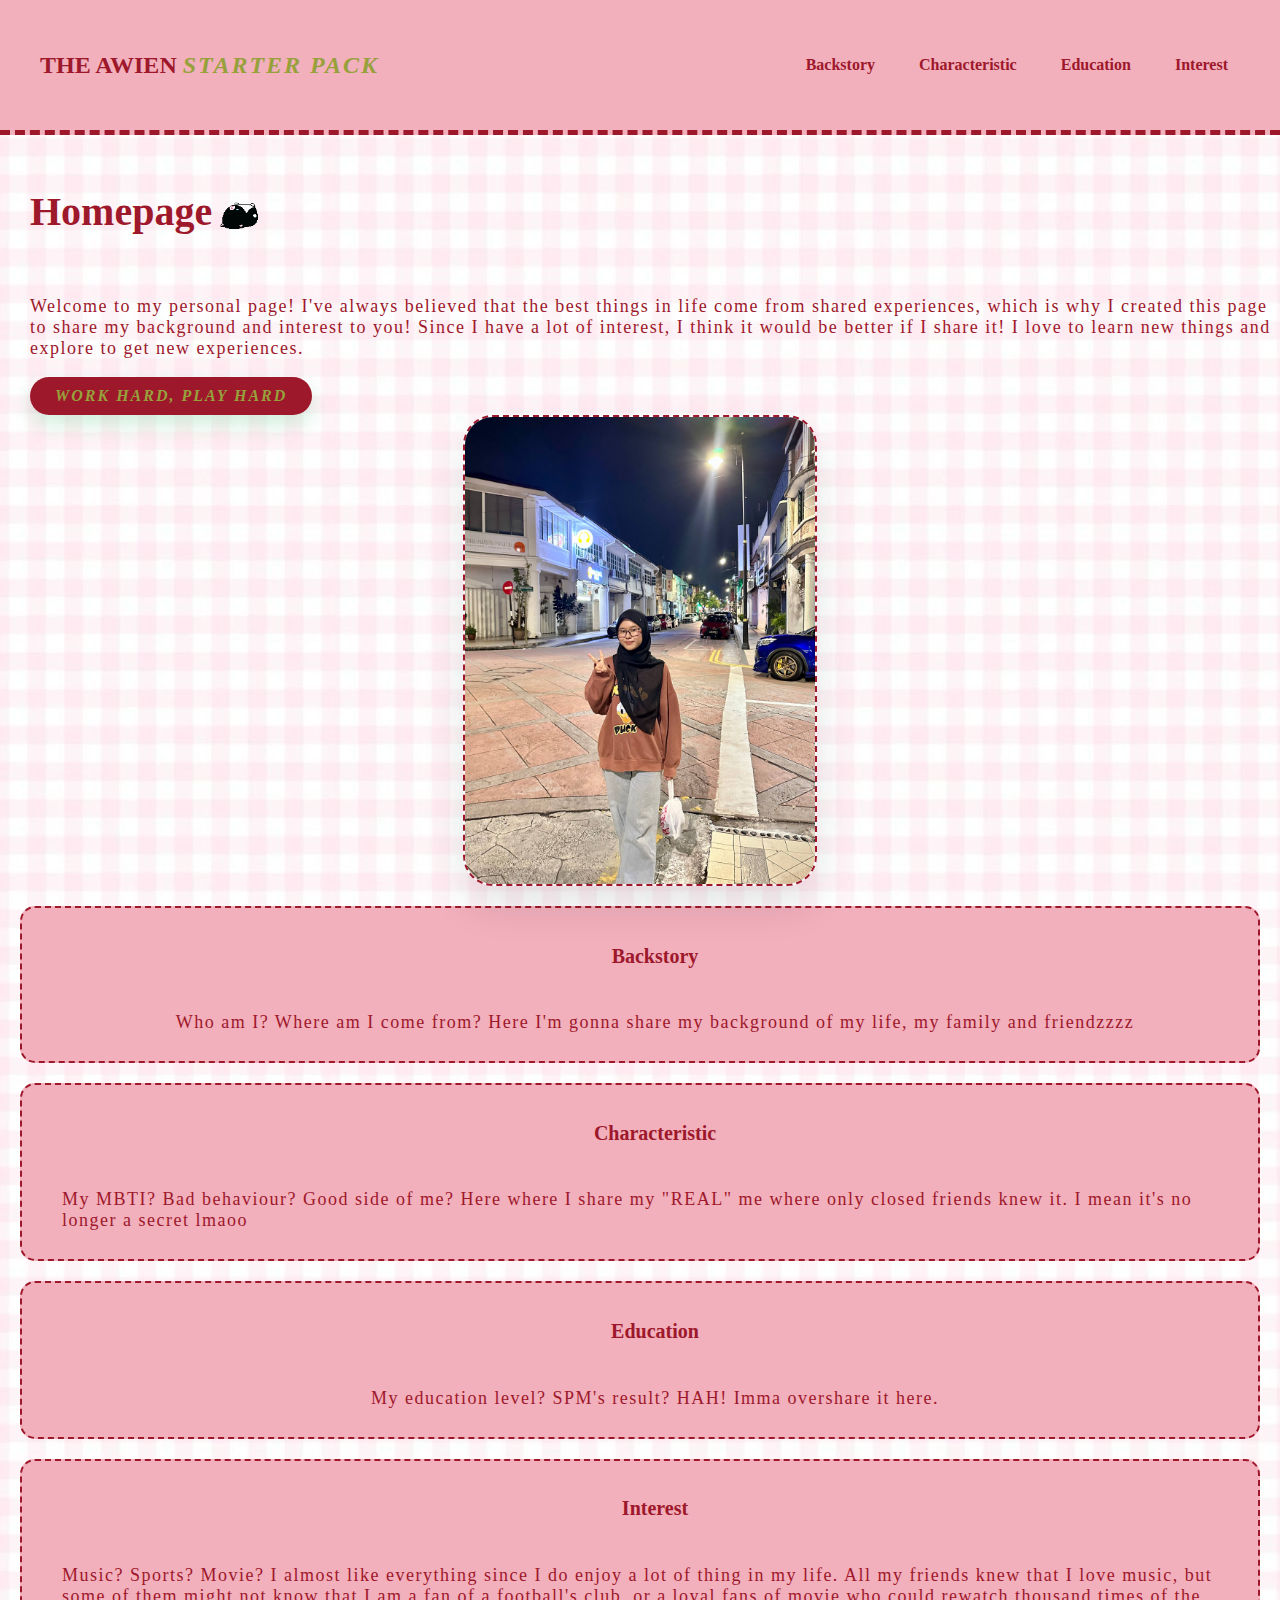
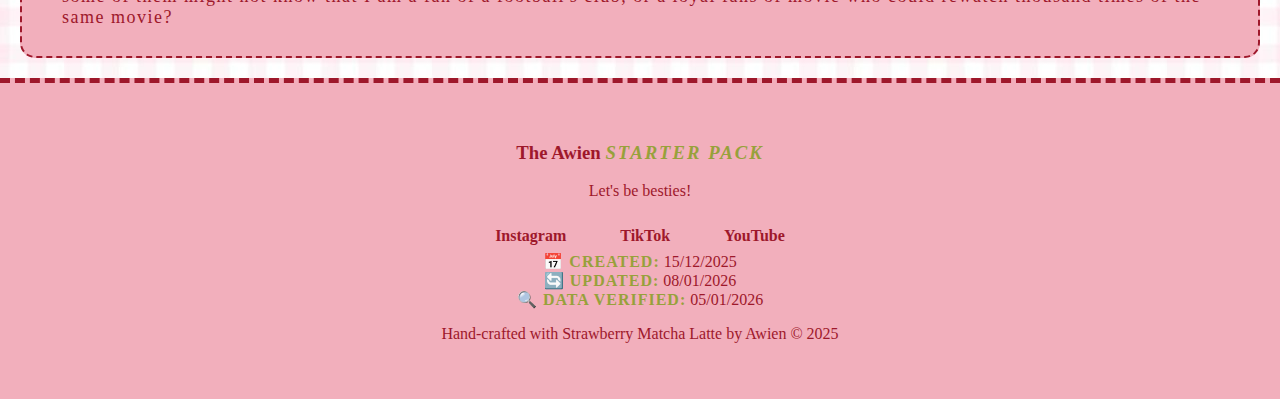
<file: index.html>
<!DOCTYPE html>
<html>
<head>
	<meta charset="utf-8">
	<meta name="viewport" content="width=device-width, initial-scale=1">
	<title>Homepage</title>
    
	<link rel="stylesheet" type="text/css" href="style.css">

</head>
<body>

	<header class="main-header">
        <div class="logo">The Awien <span class="vibe">Starter Pack</span></div>
        <nav>
            <ul>
                <li><a href="backstory.html" class="nav-link" target="_blank">Backstory</a></li>
                <li><a href="character.html" class="nav-link" target="_blank">Characteristic</a></li>
                <li><a href="education.html" class="nav-link" target="_blank">Education</a></li>
                <li><a href="interest.html" class="nav-link" target="_blank">Interest</a></li>
            </ul>
        </nav>
    </header>

    <main>

  
  <div class="hero-content">
    <h4>
      Homepage <img src="cat2.gif" class="catgif" alt="Happy Cat">
    </h4>

    <p class="body">Welcome to my personal page! I've always believed that the best things in life come from shared experiences, which is why I created this page to share my background and interest to you! Since I have a lot of interest, I think it would be better if I share it! I love to learn new things and explore to get new experiences.</p>
    <div class="motto-box">
      <span class="vibe">Work Hard, Play Hard</span>
    </div>
  </div>

  <div class="hero-image">
    <img src="awien.jpg" alt="Awien">
  </div>

    </div>  

    <section>

    <h4 class="title">Backstory</h4>
    <p class="body">Who am I? Where am I come from? Here I'm gonna share my background of my life, my family and friendzzzz</p>
    </section>

    <section>
        <h4 class="title">Characteristic</h4>
    <p class="body">My MBTI? Bad behaviour? Good side of me? Here where I share my "REAL" me where only closed friends knew it. I mean it's no longer a secret lmaoo</p>
    </section>

    <section>
        <h4 class="title">Education</h4>
    <p class="body">My education level? SPM's result? HAH! Imma overshare it here.</p>
    </section>

    <section>
        <h4 class="title">Interest</h4>
    <p class="body">Music? Sports? Movie? I almost like everything since I do enjoy a lot of thing in my life. All my friends knew that I love music, but some of them might not know that I am a fan of a football's club, or a loyal fans of movie who could rewatch thousand times of the same movie?</p>
    </section>

    </main>



    <footer class="fun-footer">
    <h3>The Awien <span class="vibe">Starter Pack</span></h3>
    <p>Let's be besties!</p>
    
    <div class="social-links">
        <a href="https://www.instagram.com/_azwienj_?igsh=MWN6Ync2bXNydmtoYg%3D%3D&utm_source=qr" class="nav-link">
            <i class="fab fa-instagram"></i>
            <span>Instagram</span>
        </a>
        <a href="https://www.tiktok.com/@wienwee?_r=1&_t=ZS-92JhAlCYHKa" class="nav-link">
            <i class="fab fa-tiktok"></i>
            <span>TikTok</span>
        </a>
        <a href="https://youtube.com/@wienwee?si=Ezl2rpM_inJVTMsL" class="nav-link">
            <i class="fab fa-youtube"></i>
            <span>YouTube</span>
        </a>
    </div>

    <div class="meta-item">
    <span>📅 Created:</span> 15/12/2025
  </div>
  <div class="meta-item">
    <span>🔄 Updated:</span> 08/01/2026
  </div>
  <div class="meta-item">
    <span>🔍 Data Verified:</span> 05/01/2026
  </div>
    
    <p class="copyright">Hand-crafted with Strawberry Matcha Latte by Awien &copy; 2025</p>
</footer>

</body>
</html>
</file>
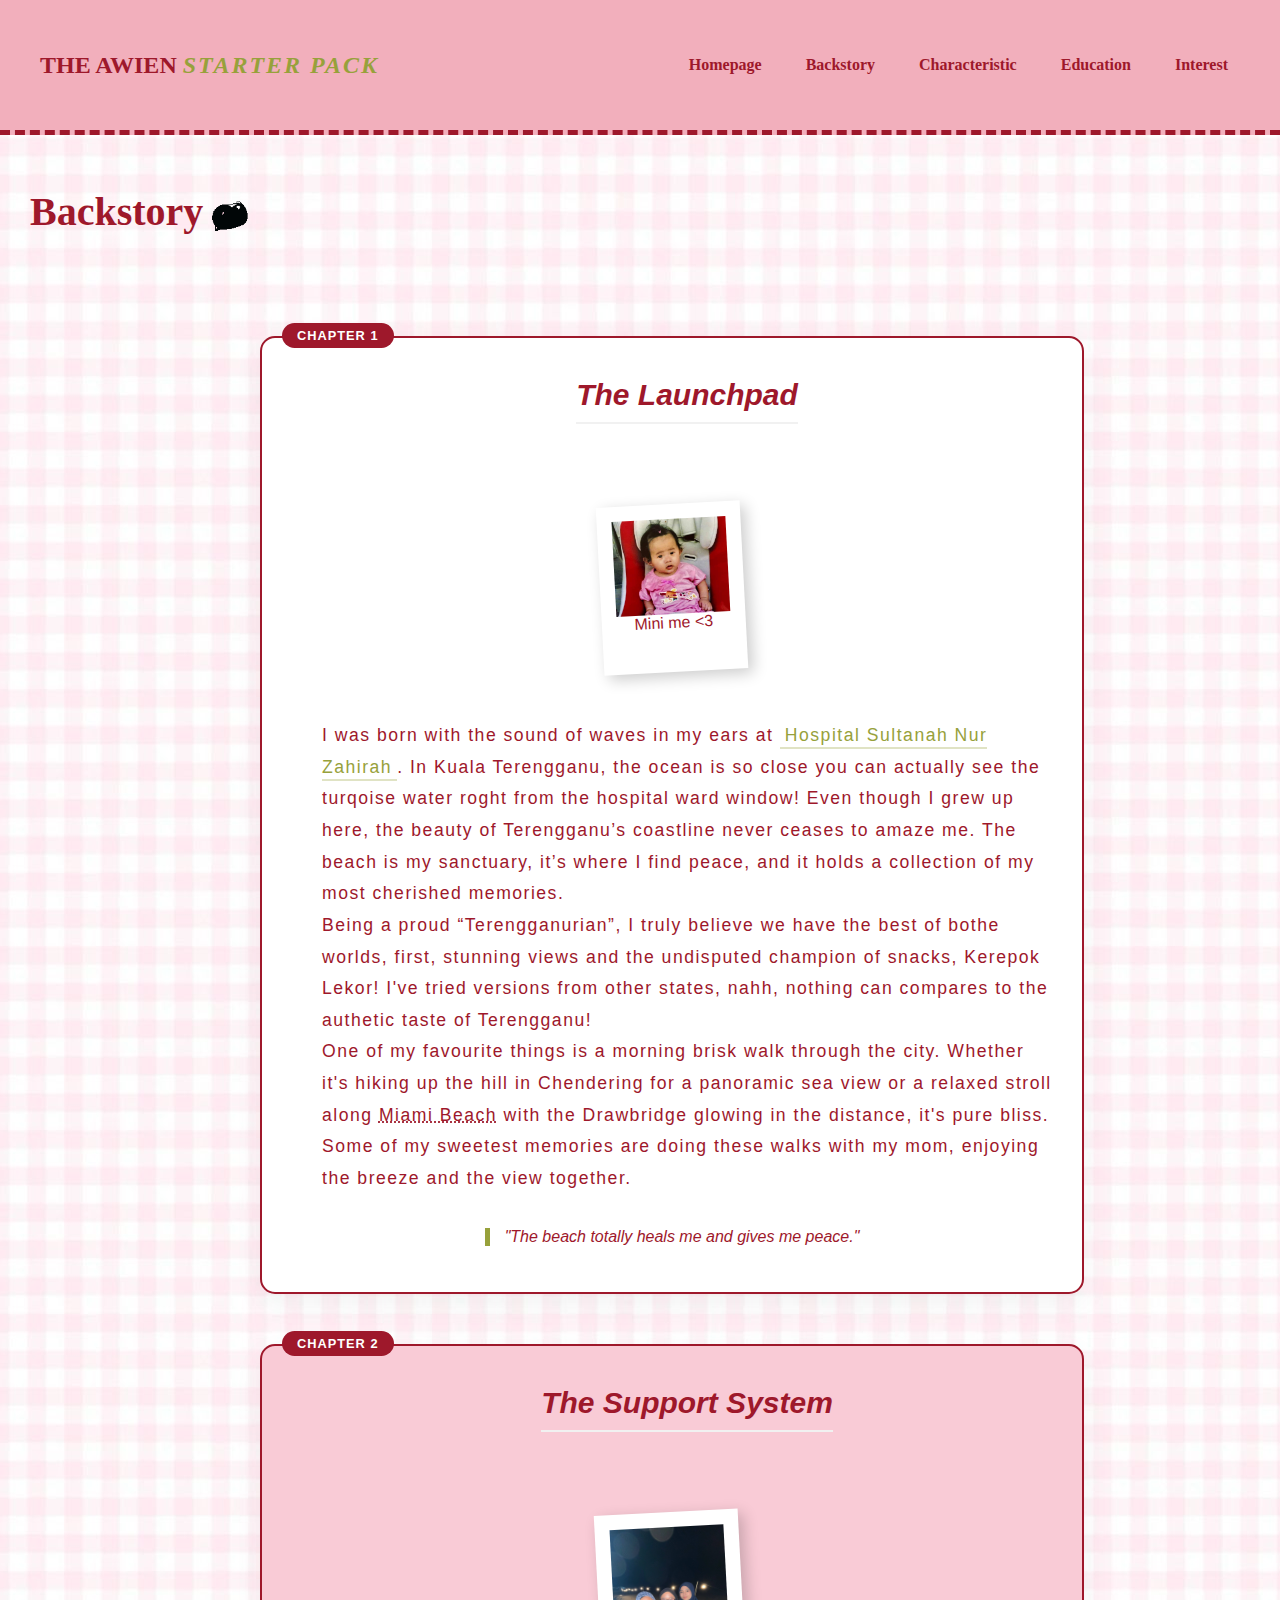
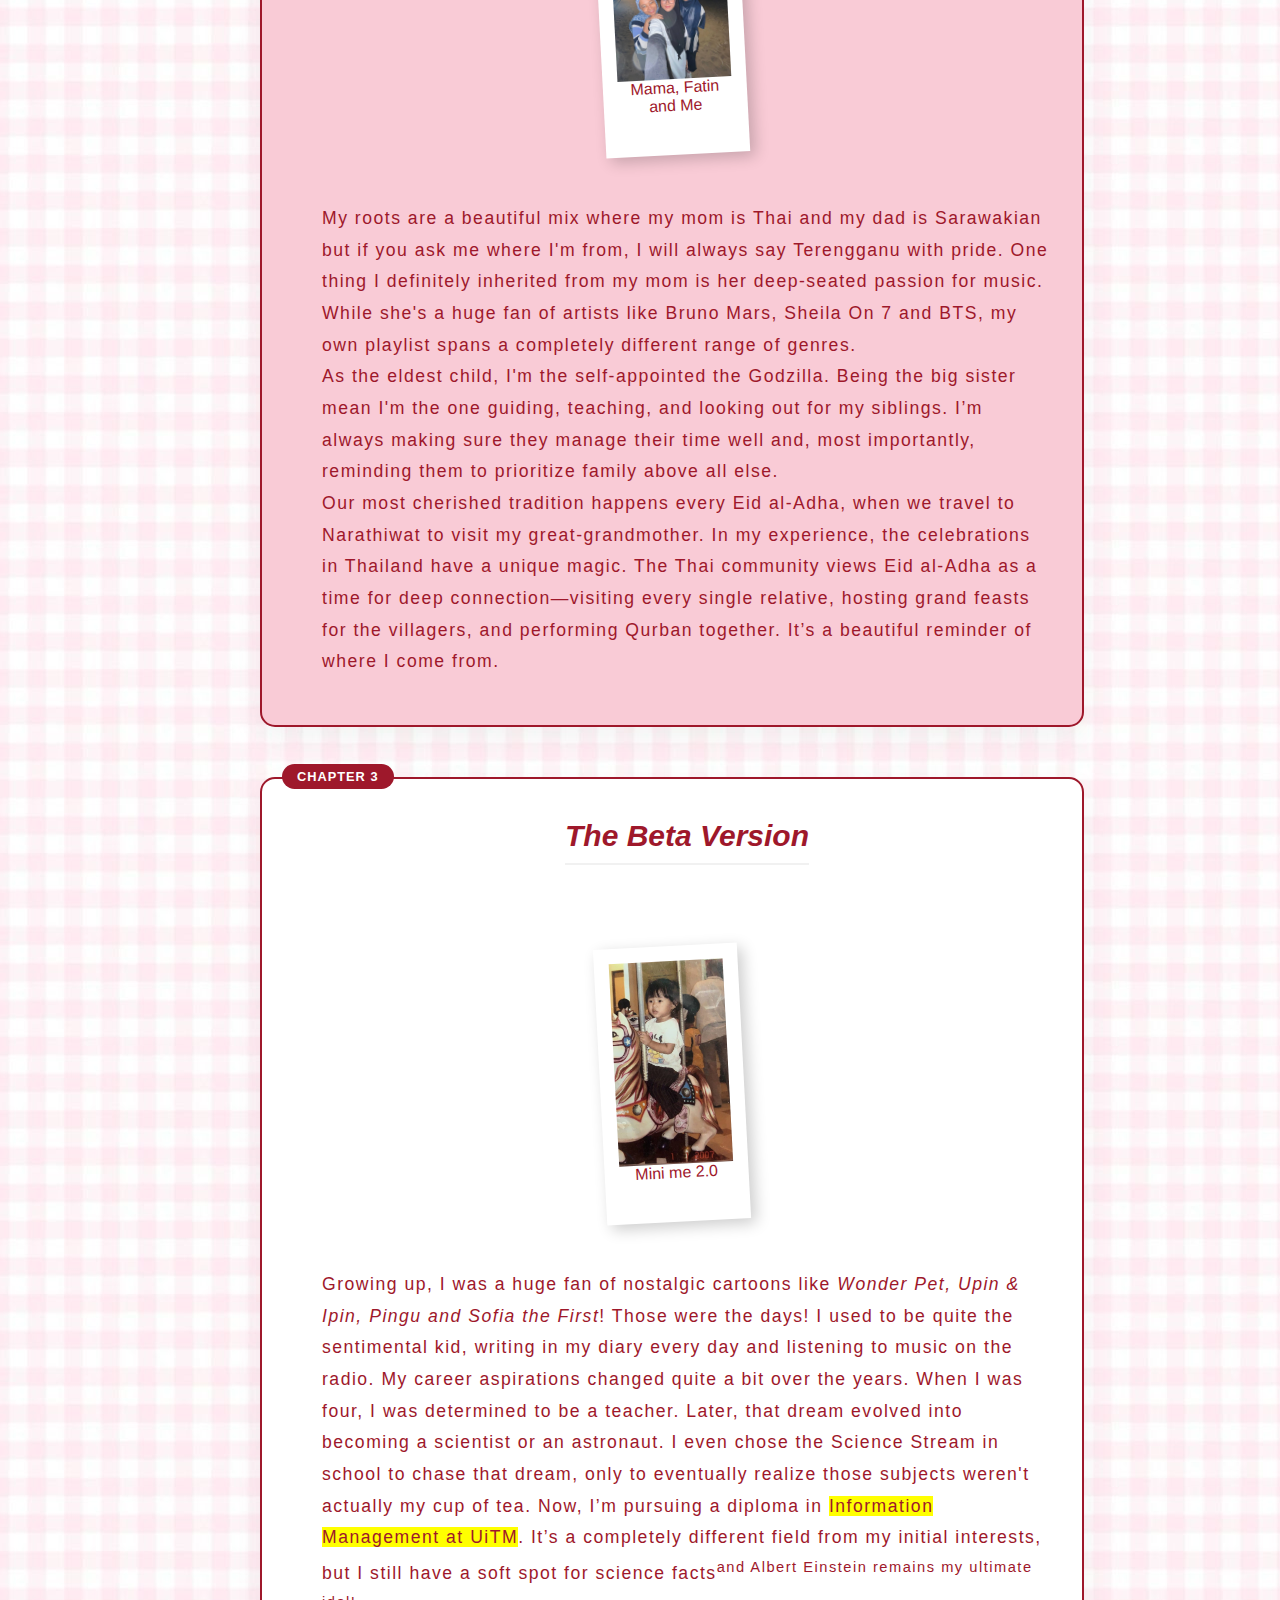
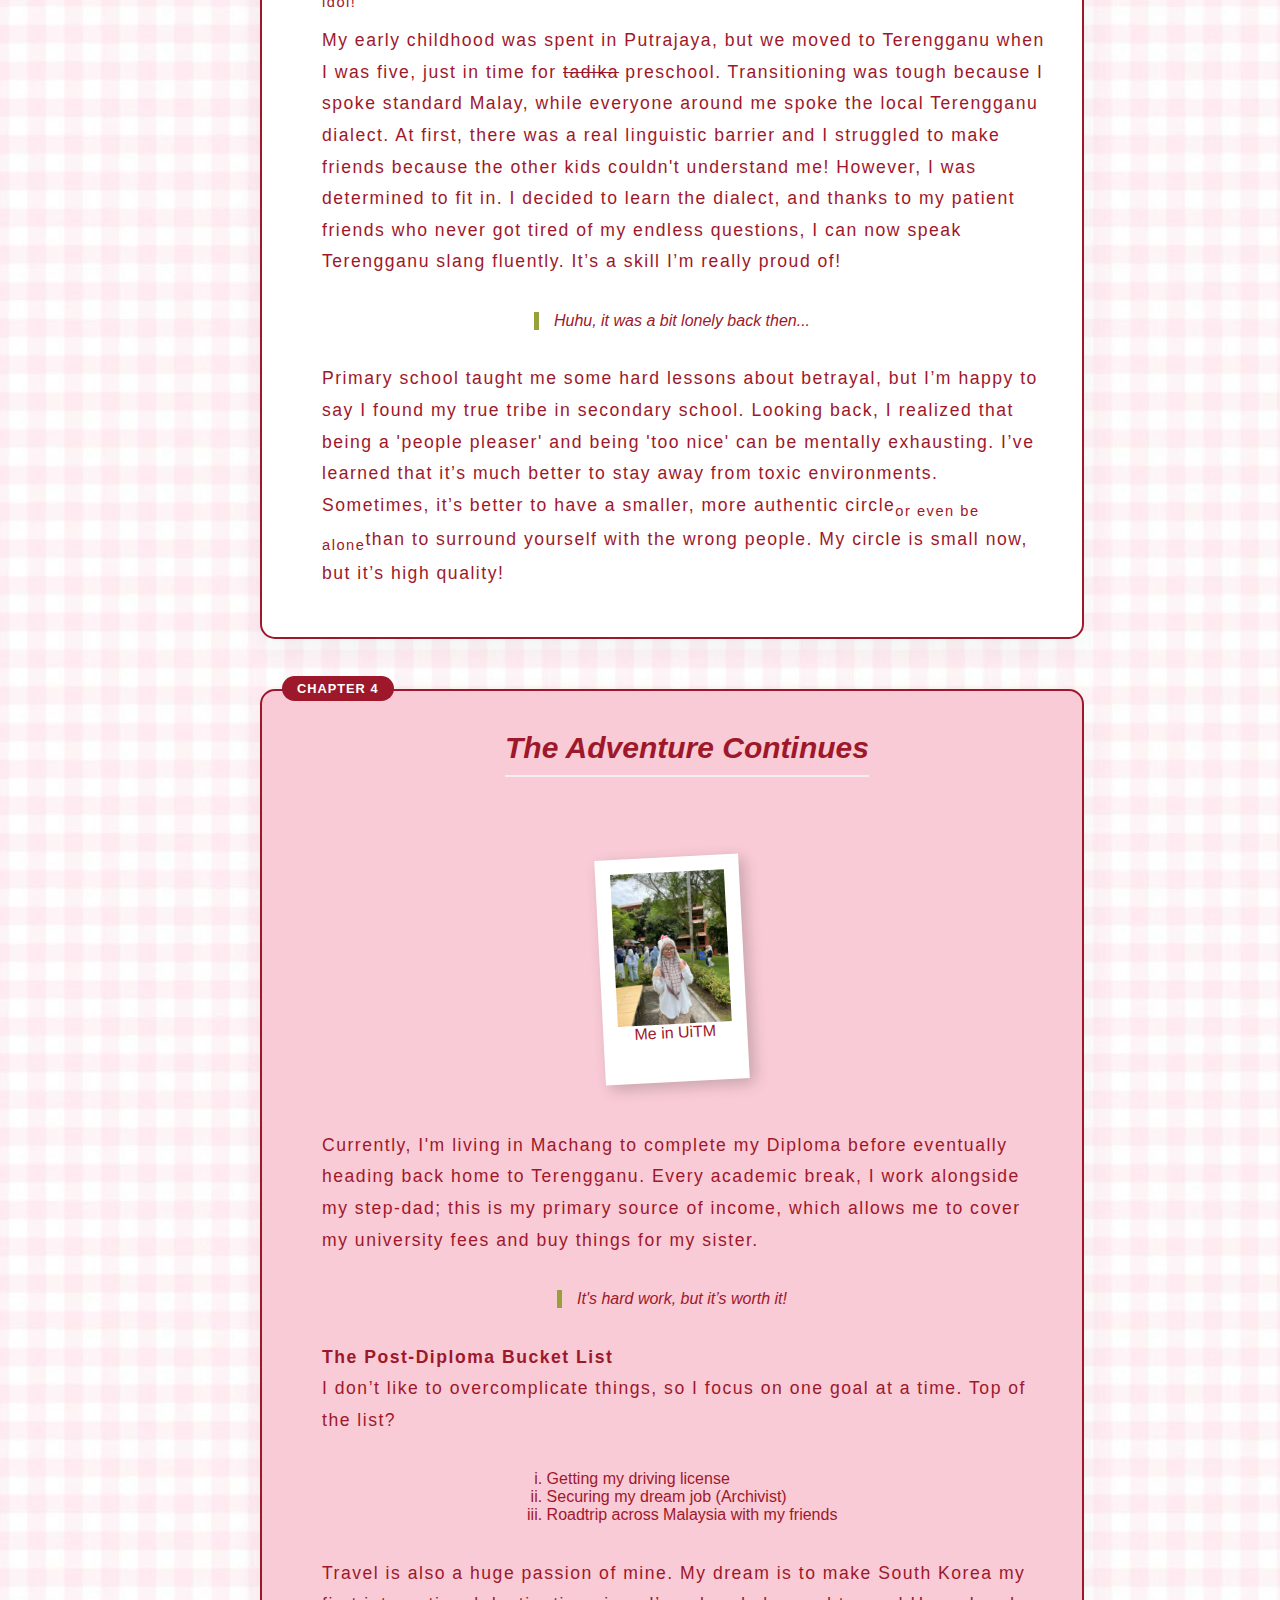
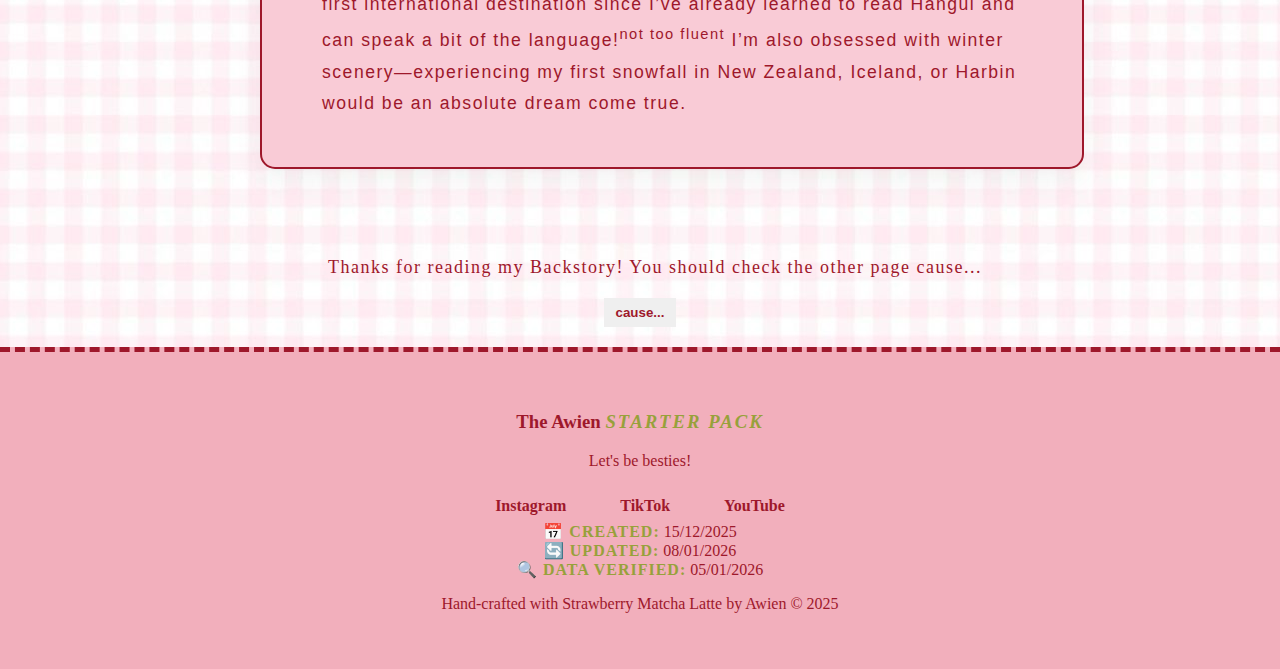
<file: backstory.html>
<!DOCTYPE html>
<html>
<head>
	<meta charset="utf-8">
	<meta name="viewport" content="width=device-width, initial-scale=1">
	<title>Backstory</title>

	<link rel="stylesheet" type="text/css" href="style.css">
</head>
<body>

	<header class="main-header">
        <div class="logo">The Awien <span class="vibe">Starter Pack</span></div>
        <nav>
            <ul>
                <li><a href="index.html" class="nav-link" target="_blank">Homepage</a></li>
                <li><a href="backstory.html" class="nav-link" target="_blank">Backstory</a></li>
                <li><a href="character.html" class="nav-link" target="_blank">Characteristic</a></li>
                <li><a href="education.html" class="nav-link" target="_blank">Education</a></li>
                <li><a href="interest.html" class="nav-link" target="_blank">Interest</a></li>
            </ul>
        </nav>
    </header>

	<h4>Backstory <img src="cat2.gif" class="catgif" alt="Happy Cat"></h4>

    <div class="backstory-container">

    <section class="chapter-card">
        <div class="chapter-badge">Chapter 1</div>
    <h5>The Launchpad</h5>

    <figure class="polaroid">
     <img src="miniawien.jpg" alt="Mini Awien">
     <figcaption>Mini me <3</figcaption>
    </figure>

    <p class="body">I was born with the sound of waves in my ears at <a href="https://hsnzkt.moh.gov.my/index.php/en/" title="HSNZKT" class="interest-link"> Hospital Sultanah Nur Zahirah</a>. In Kuala Terengganu, the ocean is so close you can actually see the turqoise water roght from the hospital ward window! Even though I grew up here, the beauty of Terengganu’s coastline never ceases to amaze me. The beach is my sanctuary, it’s where I find peace, and it holds a collection of my most cherished memories.<br>Being a proud <q>Terengganurian</q>, I truly believe we have the best of bothe worlds, first, stunning views and the undisputed champion of snacks, Kerepok Lekor! I've tried versions from other states, nahh, nothing can compares to the authetic taste of Terengganu!<br>One of my favourite things is a morning brisk walk through the city. Whether it's hiking up the hill in Chendering for a panoramic sea view or a relaxed stroll along <abbr title="Takir Beach">Miami Beach</abbr> with the Drawbridge glowing in the distance, it's pure bliss. Some of my sweetest memories are doing these walks with my mom, enjoying the breeze and the view together. </p>

    <blockquote style="border-left: 5px solid #97a13b; padding-left: 15px; font-style: italic;">
    "The beach totally heals me and gives me peace."
  </blockquote>
</section>



	<section class="chapter-card">
        <div class="chapter-badge">Chapter 2</div>
    <h5>The Support System</h5>

    <figure class="polaroid">
     <img src="mama.jpg" alt="Mama, Fatin and Me">
     <figcaption>Mama, Fatin and Me</figcaption>
    </figure>


    <p class="body">My roots are a beautiful mix where my mom is Thai and my dad is Sarawakian but if you ask me where I'm from, I will always say Terengganu with pride. One thing I definitely inherited from my mom is her deep-seated passion for music. While she's a huge fan of artists like Bruno Mars, Sheila On 7 and BTS, my own playlist spans a completely different range of genres.<br>As the eldest child, I'm the self-appointed the Godzilla. Being the big sister mean I'm the one guiding, teaching, and looking out for my siblings. I’m always making sure they manage their time well and, most importantly, reminding them to prioritize family above all else.<br>Our most cherished tradition happens every Eid al-Adha, when we travel to Narathiwat to visit my great-grandmother. In my experience, the celebrations in Thailand have a unique magic. The Thai community views Eid al-Adha as a time for deep connection—visiting every single relative, hosting grand feasts for the villagers, and performing Qurban together. It’s a beautiful reminder of where I come from.</p>
</section>

    <section class="chapter-card">
        <div class="chapter-badge">Chapter 3</div>
    <h5>The Beta Version</h5>

    <figure class="polaroid">
     <img src="miniawien2.jpg" alt="Mini Awien">
     <figcaption>Mini me 2.0</figcaption>
    </figure>

    <p class="body">Growing up, I was a huge fan of  nostalgic cartoons like <em>Wonder Pet, Upin & Ipin, Pingu and Sofia the First</em>! Those were the days! I used to be quite the sentimental kid, writing in my diary every day and listening to music on the radio. My career aspirations changed quite a bit over the years. When I was four, I was determined to be a teacher. Later, that dream evolved into becoming a scientist or an astronaut. I even chose the Science Stream in school to chase that dream, only to eventually realize those subjects weren't actually my cup of tea. Now, I’m pursuing a diploma in <mark style="color:#9e182b;">Information Management at UiTM</mark>. It’s a completely different field from my initial interests, but I still have a soft spot for science facts<sup>and Albert Einstein remains my ultimate idol!</sup><br>My early childhood was spent in Putrajaya, but we moved to Terengganu when I was five, just in time for <del>tadika</del> preschool. Transitioning was tough because I spoke standard Malay, while everyone around me spoke the local Terengganu dialect. At first, there was a real linguistic barrier and I struggled to make friends because the other kids couldn't understand me! However, I was determined to fit in. I decided to learn the dialect, and thanks to my patient friends who never got tired of my endless questions, I can now speak Terengganu slang fluently. It’s a skill I’m really proud of!</p>

        <blockquote style="border-left: 5px solid #97a13b; padding-left: 15px; font-style: italic;">
    Huhu, it was a bit lonely back then...
  </blockquote>

  <p class="body">Primary school taught me some hard lessons about betrayal, but I’m happy to say I found my true tribe in secondary school. Looking back, I realized that being a 'people pleaser' and being 'too nice' can be mentally exhausting. I’ve learned that it’s much better to stay away from toxic environments. Sometimes, it’s better to have a smaller, more authentic circle<sub>or even be alone</sub>than to surround yourself with the wrong people. My circle is small now, but it’s high quality!</p>
</section>


    <section class="chapter-card">
        <div class="chapter-badge">Chapter 4</div>
    <h5>The Adventure Continues</h5>

    <figure class="polaroid">
     <img src="awien3.jpg" alt="Awien">
     <figcaption>Me in UiTM</figcaption>
    </figure>

    <p class="body">Currently, I'm living in Machang to complete my Diploma before eventually heading back home to Terengganu. Every academic break, I work alongside my step-dad; this is my primary source of income, which allows me to cover my university fees and buy things for my sister.</p>

    <blockquote style="border-left: 5px solid #97a13b; padding-left: 15px; font-style: italic;">
    It's hard work, but it’s worth it!
  </blockquote>

    <p class="body"><b>The Post-Diploma Bucket List</b><br>I don’t like to overcomplicate things, so I focus on one goal at a time. Top of the list?</p>


    <ol type="i" class="backstory">
        <li>Getting my driving license</li>
        <li>Securing my dream job (Archivist)</li>
        <li>Roadtrip across Malaysia with my friends</li>
    </ol>

     <p class="body">Travel is also a huge passion of mine. My dream is to make South Korea my first international destination since I’ve already learned to read Hangul and can speak a bit of the language!<sup>not too fluent</sup> I’m also obsessed with winter scenery—experiencing my first snowfall in New Zealand, Iceland, or Harbin would be an absolute dream come true.</p>
 </section>
</div>

    <p class="body" id="c1" style="text-align: center;">Thanks for reading my Backstory! You should check the other page cause...</p>
    <button class="button1" type="button" onclick='document.getElementById("c1").innerHTML="I will share my top secret shh..."'>cause...</button>



    <footer class="fun-footer">
    <h3>The Awien <span class="vibe">Starter Pack</span></h3>
    <p>Let's be besties!</p>
    
    <div class="social-links">
        <a href="https://www.instagram.com/_azwienj_?igsh=MWN6Ync2bXNydmtoYg%3D%3D&utm_source=qr" class="nav-link">
            <i class="fab fa-instagram"></i>
            <span>Instagram</span>
        </a>
        <a href="https://www.tiktok.com/@wienwee?_r=1&_t=ZS-92JhAlCYHKa" class="nav-link">
            <i class="fab fa-tiktok"></i>
            <span>TikTok</span>
        </a>
        <a href="https://youtube.com/@wienwee?si=Ezl2rpM_inJVTMsL" class="nav-link">
            <i class="fab fa-youtube"></i>
            <span>YouTube</span>
        </a>
    </div>

    <div class="meta-item">
    <span>📅 Created:</span> 15/12/2025
  </div>
  <div class="meta-item">
    <span>🔄 Updated:</span> 08/01/2026
  </div>
  <div class="meta-item">
    <span>🔍 Data Verified:</span> 05/01/2026
  </div>
    
    <p class="copyright">Hand-crafted with Strawberry Matcha Latte by Awien &copy; 2025</p>
</footer>

</body>
</html>
</file>
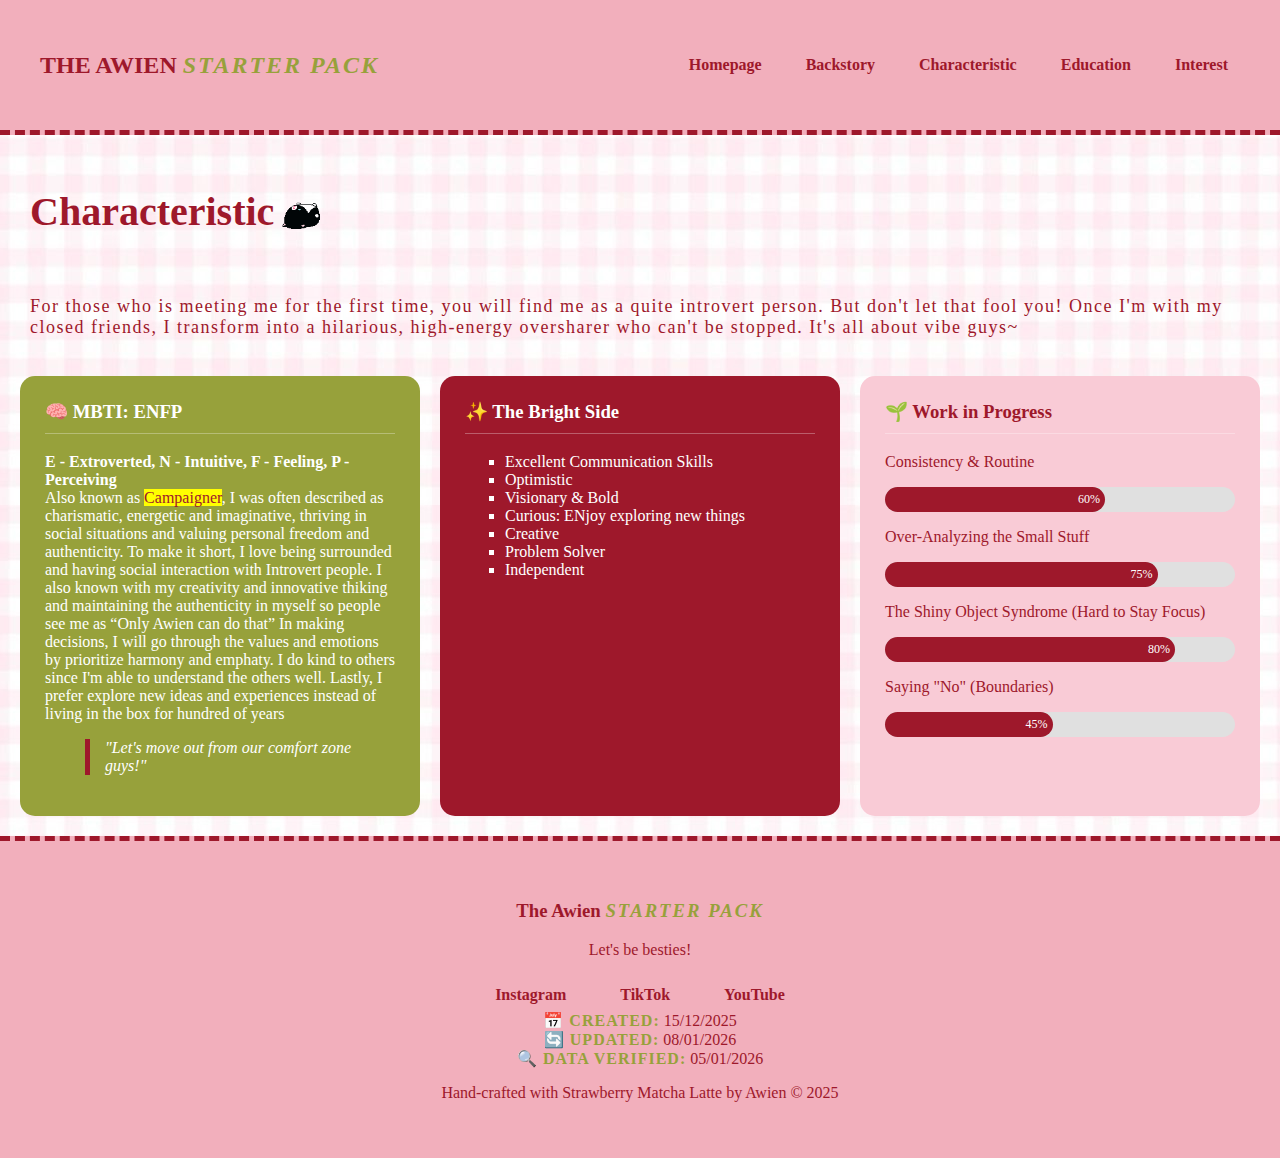
<file: character.html>
<!DOCTYPE html>
<html>
<head>
	<meta charset="utf-8">
	<meta name="viewport" content="width=device-width, initial-scale=1">
	<title>Characteristic</title>

	<link rel="stylesheet" type="text/css" href="style.css">
</head>
<body>

	<header class="main-header">
        <div class="logo">The Awien <span class="vibe">Starter Pack</span></div>
        <nav>
            <ul>
                <li><a href="index.html" class="nav-link" target="_blank">Homepage</a></li>
                <li><a href="backstory.html" class="nav-link" target="_blank">Backstory</a></li>
                <li><a href="character.html" class="nav-link" target="_blank">Characteristic</a></li>
                <li><a href="education.html" class="nav-link" target="_blank">Education</a></li>
                <li><a href="interest.html" class="nav-link" target="_blank">Interest</a></li>
            </ul>
        </nav>
    </header>

    <h4>Characteristic<img src="cat2.gif" class="catgif" alt="Happy Cat"></h4>
    <p class="body">For those who is meeting me for the first time, you will find me as a quite introvert person. But don't let that fool you! Once I'm with my closed friends, I transform into a hilarious, high-energy oversharer who can't be stopped. It's all about vibe guys~</p>

    <div class="traits-grid">
  <div class="trait-card mbti">
    <h3>🧠 MBTI: ENFP</h3>
    <p><b>E - Extroverted, N - Intuitive, F - Feeling, P - Perceiving</b><br> Also known as <mark style="color: #9e182b;">Campaigner</mark>, I was often described as charismatic, energetic and imaginative, thriving in social situations and valuing personal freedom and authenticity. To make it short, I love being surrounded and having social interaction with Introvert people. I also known with my creativity and innovative thiking and maintaining the authenticity in myself so people see me as <q>Only Awien can do that</q> In making decisions, I will go through the values and emotions by prioritize harmony and emphaty. I do kind to others since I'm able to understand the others well. Lastly, I prefer explore new ideas and experiences instead of living in the box for hundred of years</p>
    <blockquote style="border-left: 5px solid #9e182b; padding-left: 15px; font-style: italic;">
    "Let's move out from our comfort zone guys!"
  </blockquote>
  </div>

  <div class="trait-card strengths">
    <h3>✨ The Bright Side</h3>
    <ul style="list-style-type: square;">
      <li>Excellent Communication Skills</li>
      <li>Optimistic</li>
      <li>Visionary & Bold</li>
      <li>Curious: ENjoy exploring new things</li>
      <li>Creative</li>
      <li>Problem Solver</li>
      <li>Independent</li>
    </ul>
  </div>

  <div class="trait-card growth" style="color: #9e182b;">
    <h3>🌱 Work in Progress</h3>

    <div class="growth-section">
  <p>Consistency & Routine</p>
  <div class="progress-container">
    <div class="progress-bar" style="width: 60%;">60%</div>
  </div>

  <p>Over-Analyzing the Small Stuff</p>
  <div class="progress-container">
    <div class="progress-bar" style="width: 75%;">75%</div>
  </div>

  <p>The Shiny Object Syndrome (Hard to Stay Focus)</p>
  <div class="progress-container">
    <div class="progress-bar" style="width: 80%;">80%</div>
  </div>

  <p>Saying "No" (Boundaries)</p>
  <div class="progress-container">
    <div class="progress-bar" style="width: 45%;">45%</div>
  </div>
</div>
</div>
</div>

    <footer class="fun-footer">
    <h3>The Awien <span class="vibe">Starter Pack</span></h3>
    <p>Let's be besties!</p>
    
    <div class="social-links">
        <a href="https://www.instagram.com/_azwienj_?igsh=MWN6Ync2bXNydmtoYg%3D%3D&utm_source=qr" class="nav-link">
            <i class="fab fa-instagram"></i>
            <span>Instagram</span>
        </a>
        <a href="https://www.tiktok.com/@wienwee?_r=1&_t=ZS-92JhAlCYHKa" class="nav-link">
            <i class="fab fa-tiktok"></i>
            <span>TikTok</span>
        </a>
        <a href="https://youtube.com/@wienwee?si=Ezl2rpM_inJVTMsL" class="nav-link">
            <i class="fab fa-youtube"></i>
            <span>YouTube</span>
        </a>
    </div>

    <div class="meta-item">
    <span>📅 Created:</span> 15/12/2025
  </div>
  <div class="meta-item">
    <span>🔄 Updated:</span> 08/01/2026
  </div>
  <div class="meta-item">
    <span>🔍 Data Verified:</span> 05/01/2026
  </div>
    
    <p class="copyright">Hand-crafted with Strawberry Matcha Latte by Awien &copy; 2025</p>
</footer>






</body>
</html>
</file>
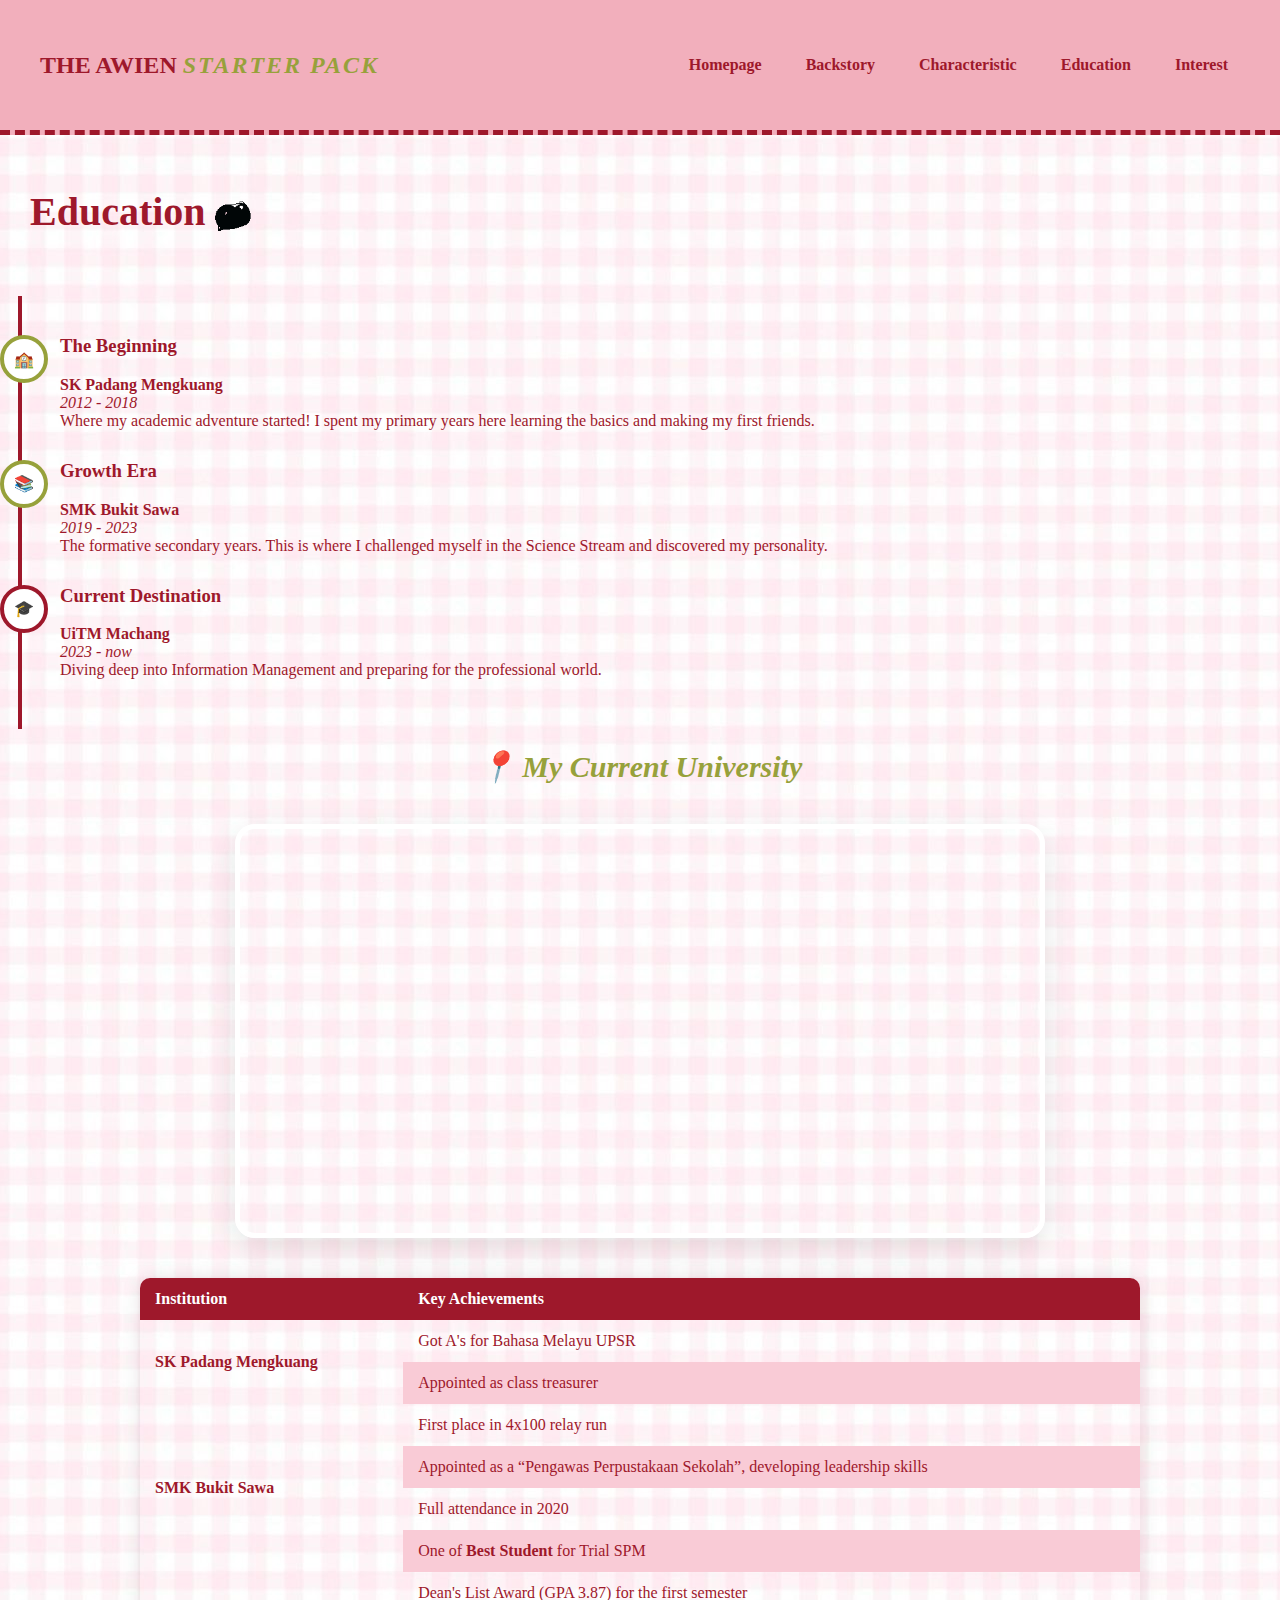
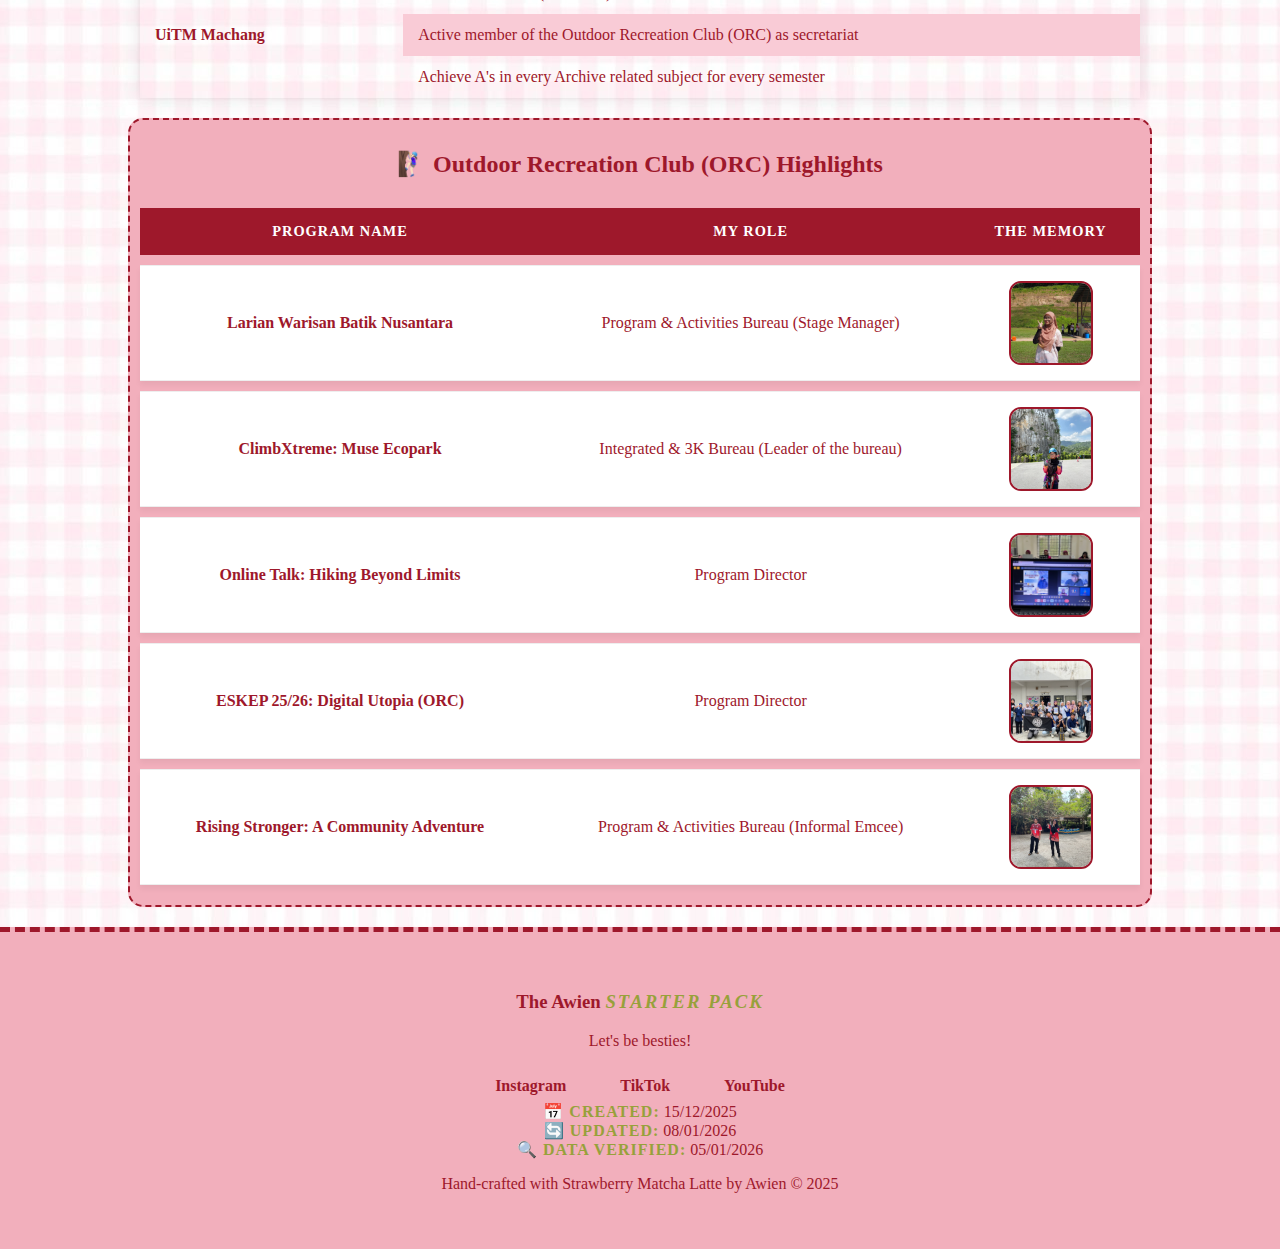
<file: education.html>
<!DOCTYPE html>
<html>
<head>
	<meta charset="utf-8">
	<meta name="viewport" content="width=device-width, initial-scale=1">
	<title>Education</title>

	<link rel="stylesheet" type="text/css" href="style.css">
</head>
<body>

	<header class="main-header">
        <div class="logo">The Awien <span class="vibe">Starter Pack</span></div>
        <nav>
            <ul>
                <li><a href="index.html" class="nav-link" target="_blank">Homepage</a></li>
                <li><a href="backstory.html" class="nav-link" target="_blank">Backstory</a></li>
                <li><a href="character.html" class="nav-link" target="_blank">Characteristic</a></li>
                <li><a href="education.html" class="nav-link" target="_blank">Education</a></li>
                <li><a href="interest.html" class="nav-link" target="_blank">Interest</a></li>
            </ul>
        </nav>
    </header>

    <h4>Education<img src="cat2.gif" class="catgif" alt="Happy Cat"></h4>


    <div class="roadmap">
  <div class="checkpoint">
    <div class="icon">🏫</div>
    <div class="details">
      <h3>The Beginning</h3>
      <p><strong>SK Padang Mengkuang</strong><br><em>2012 - 2018</em><br>Where my academic adventure started! I spent my primary years here learning the basics and making my first friends.</p>
    </div>
  </div>

  <div class="checkpoint">
    <div class="icon">📚</div>
    <div class="details">
      <h3>Growth Era</h3>
      <p><strong>SMK Bukit Sawa</strong><br><em>2019 - 2023</em><br>The formative secondary years. This is where I challenged myself in the Science Stream and discovered my personality.</p>
    </div>
  </div>

  <div class="checkpoint active">
    <div class="icon">🎓</div>
    <div class="details">
      <h3>Current Destination</h3>
      <p><strong>UiTM Machang</strong><br><em>2023 - now</em><br>Diving deep into Information Management and preparing for the professional world.</p>
    </div>
  </div>
</div>

  <h5 class="map-title">
  📍 My Current University
</h5>

  <div class="map-container">
  <iframe src="https://www.google.com/maps/embed?pb=!1m18!1m12!1m3!1d3969.6947729231606!2d102.27349880000001!3d5.756997600000006!2m3!1f0!2f0!3f0!3m2!1i1024!2i768!4f13.1!3m3!1m2!1s0x31b68fe6f50d123f%3A0xaeb67217536d6442!2sUiTM%20Machang!5e0!3m2!1sen!2smy!4v1767805335686!5m2!1sen!2smy" width="600" height="450" style="border:0;" allowfullscreen="" loading="lazy" referrerpolicy="no-referrer-when-downgrade">
  </iframe>
</div>
    
    <table class="edu-table">
  <thead>
    <tr>
      <th>Institution</th>
      <th>Key Achievements</th>
    </tr>
  </thead>
  <tbody>
    <tr>
      <td rowspan="2"><strong>SK Padang Mengkuang</strong></td>
      <td>Got A's for Bahasa Melayu UPSR</td>
    </tr>
    <tr>
      <td>Appointed as class treasurer</td>
    </tr>

    <tr>
      <td rowspan="4"><strong>SMK Bukit Sawa</strong></td>
      <td>First place in 4x100 relay run</td>
    </tr>
    <tr>
      <td>Appointed as a <q>Pengawas Perpustakaan Sekolah</q>, developing leadership skills</td>
    </tr>
    <tr>
      <td>Full attendance in 2020</td>
    </tr>
    <tr>
      <td>One of <strong>Best Student</strong> for Trial SPM</td>
    </tr>

    <tr>
      <td rowspan="3"><strong>UiTM Machang</strong></td>
      <td>Dean's List Award (GPA 3.87) for the first semester</td>
    </tr>
    <tr>
      <td>Active member of the Outdoor Recreation Club (ORC) as secretariat</td>
    </tr>
    <tr>
      <td>Achieve A's in every Archive related subject for every semester</td>
    </tr>
  </tbody>
</table>
    
    <section class="orc-section">
  <h2 class="orc-title">🧗🏻‍♀️ Outdoor Recreation Club (ORC) Highlights</h2>
  <table class="orc-table">
    <thead>
      <tr>
        <th>Program Name</th>
        <th>My Role</th>
        <th>The Memory</th>
      </tr>
    </thead>
    <tbody>
      <tr>
        <td><strong>Larian Warisan Batik Nusantara</strong></td>
        <td>Program & Activities Bureau (Stage Manager)</td>
        <td>
          <div class="table-img-container">
            <img src="lwbn.jpg" alt="LWBNSM" class="table-img">
          </div>
        </td>
      </tr>
      <tr>
        <td><strong>ClimbXtreme: Muse Ecopark</strong></td>
        <td>Integrated & 3K Bureau (Leader of the bureau)</td>
        <td>
          <div class="table-img-container">
            <img src="climbxtreme.jpg" alt="ClimbXtreme" class="table-img">
          </div>
        </td>
      </tr>
      <tr>
        <td><strong>Online Talk: Hiking Beyond Limits</strong></td>
        <td>Program Director</td>
        <td>
          <div class="table-img-container">
            <img src="online_talk.jpg" alt="Online Talk" class="table-img">
          </div>
        </td>
      </tr>
      <tr>
        <td><strong>ESKEP 25/26: Digital Utopia (ORC)</strong></td>
        <td>Program Director</td>
        <td>
          <div class="table-img-container">
            <img src="eskep.jpg" alt="Eskep" class="table-img">
          </div>
        </td>
      </tr>
      <tr>
        <td><strong>Rising Stronger: A Community Adventure</strong></td>
        <td>Program & Activities Bureau (Informal Emcee)</td>
        <td>
          <div class="table-img-container">
            <img src="rising_stronger.jpg" alt="Rising Stronger" class="table-img">
          </div>
        </td>
      </tr>
    </tbody>
  </table>
</section>

    <footer class="fun-footer">
    <h3>The Awien <span class="vibe">Starter Pack</span></h3>
    <p>Let's be besties!</p>
    
    <div class="social-links">
        <a href="https://www.instagram.com/_azwienj_?igsh=MWN6Ync2bXNydmtoYg%3D%3D&utm_source=qr" class="nav-link">
            <i class="fab fa-instagram"></i>
            <span>Instagram</span>
        </a>
        <a href="https://www.tiktok.com/@wienwee?_r=1&_t=ZS-92JhAlCYHKa" class="nav-link">
            <i class="fab fa-tiktok"></i>
            <span>TikTok</span>
        </a>
        <a href="https://youtube.com/@wienwee?si=Ezl2rpM_inJVTMsL" class="nav-link">
            <i class="fab fa-youtube"></i>
            <span>YouTube</span>
        </a>
    </div>

    <div class="meta-item">
    <span>📅 Created:</span> 15/12/2025
  </div>
  <div class="meta-item">
    <span>🔄 Updated:</span> 08/01/2026
  </div>
  <div class="meta-item">
    <span>🔍 Data Verified:</span> 05/01/2026
  </div>
    
    <p class="copyright">Hand-crafted with Strawberry Matcha Latte by Awien &copy; 2025</p>
</footer>

</body>
</html>
</file>
<file: style.css>
body {
    margin: 0;
    font-family: georgia;
    color: #9e182b;
    background-image: url(pink_background.jfif);
}

.main-header {
    background-color: #f2afbc; 
    padding: 40px;
    display: flex;
    justify-content: space-between;
    align-items: center;
    border-bottom: 5px dashed #9e182b;
}

.logo {
    font-size: 24px;
    font-weight: bold;
    text-transform: uppercase;
    cursor: pointer;
    transition: transform 0.3s;
}

.logo:hover {
    transform: rotate(-5deg) scale(1.1);
}

nav ul {
    list-style: none;
    display: flex;
    gap: 20px;
    background-color: f2e0d2;
}

.nav-link {
    text-decoration: none;
    color: #000;
    font-weight: bold;
    padding: 5px 10px;
    border: 2px groove transparent;
    transition: 0.3s;
    color: #9e182b;
}


.nav-link:hover {
    border: 2px groove #9e182b;
    background: #f9cbd6;
    border-radius: 10px;
    color: #9e182b;
}

.nav-link:visited {
    background-color: #c5cc82;
    color: #97a13b;
    border: 2px groove #97a13b;
    border-radius: 10px;
}

h4 {
    text-align: left;
    font-weight: bold;
    font-size: 40px;
    color: #9e182b;
    margin-left: 30px;
    cursor: pointer;
    display: flex;
}

h5 {
    text-align: left;
    font-weight: bold;
    font-size: 30px;
    margin-left: 30px;
    cursor: pointer;
    display: flex;
    color: #97a13b;
    font-style: italic;
}

.title {
    text-align: left;
    font-weight: bold;
    font-size: 20px;
    color: #9e182b;
    margin-left: 30px;
    cursor: pointer;
    display: flex;
}

.body {
    text-align: left;
    margin-left: 30px;
    font-size: 18px;
    letter-spacing: 1.5px;
}

/* 2. Text Side */
.hero-content {
  flex: 1;
}


/* 3. The "Work Hard, Play Hard" Motto */
.motto-box {
  display: inline-block;
  margin-left: 30px;
  padding: 10px 25px;
  background-color: #9e182b;
  border-radius: 50px;
  box-shadow: 0 10px 20px rgba(39, 174, 96, 0.2);
  transition: transform 0.3s ease;
}

.motto-box:hover {
  transform: scale(1.1) rotate(-2deg);
}

.vibe {
  color: white;
  font-weight: 800;
  text-transform: uppercase;
  letter-spacing: 2px;
}

/* 4. The Image Side */
.hero-image {
  flex: 1;
  display: flex;
  justify-content: center;
}

.hero-image img {
  width: 100%;
  max-width: 350px;
  border-radius: 30px;
  border: 2.5px dashed; #9e182b;
  box-shadow: 0 20px 40px rgba(0,0,0,0.1);
  transition: all 0.5s ease;
}

.hero-image img:hover {
  transform: translateY(-10px);
  box-shadow: 0 30px 50px rgba(0,0,0,0.15);
}

/* Responsive: Stack vertically on small screens */
@media (max-width: 768px) {
  .hero-container {
    flex-direction: column-reverse;
    text-align: center;
  }
  .hero-title { justify-content: center; }
}
.backstory {
    type: i;
}

.backstory::marker {
    color: #97a13b;
}
.button1 {
  display: block;
  margin: 20px auto;
  justify-content: center; 
  align-items: center;
  text-decoration: none;
  color: #000;
   font-weight: bold;
    padding: 5px 10px;
    border: 2px groove transparent;
    transition: 0.3s;
    color: #9e182b;
}

.button1:hover {
    border: 2px groove #9e182b;
    background: #f9cbd6;
    border-radius: 10px;
    color: #9e182b;
}

section {
    display: flex;
    flex-direction: column;
    border: 2px dashed  #9e182b;
    border-radius: 15px;
    margin-left: 20px;
    margin-right: 20px;
    margin-top: 20px;
    margin-bottom: 20px;
    padding: 10px;
    align-items: center;
    width: 95%;
    background-color: #f2afbc; 
}

.float-right {
    float: right;
    width: 150px;
    height: 200px;
    margin-right: 50px;
    margin-top: -10px;
    margin-bottom: 30px;
}

.fun-footer {
    text-align: center;
    padding: 40px;
    background-color: #f2afbc; 
    color: #9e182b;
    border-top: 5px dashed #9e182b; 
}

.social-links {
    display: flex;
    justify-content: center;
    gap: 30px;
    margin-top: 20px;
    flex-wrap: wrap;
}

.social-icon {
    color: white;
    text-decoration: none;
    font-size: 1.2rem;
    display: flex;
    flex-direction: column;
    align-items: center;
    transition: transform 0.3s cubic-bezier(0.175, 0.885, 0.32, 1.275);
}

.social-icon i {
    font-size: 2.5rem;
    margin-bottom: 8px;
}


.insta:hover, .tiktok:hover, .youtube:hover { 
    border: 2px groove #9e182b;
    background: #f9cbd6;
    border-radius: 10px;
    color: #9e182b;
}

.vibe {
    color: #97a13b;
    font-style: italic;
}

.catgif {
    width: 55px;
    height: 55px;
    margin-left: 3px;
}

img {
    max-width: 100%;
    height: auto;
    display: block;
}

.polaroid {
    background-color: white;
    padding: 15px 15px 40px 15px ;
    box-shadow: 5px 5px 15px rgba(0,0,0,0.2); 
  transform: rotate(-3deg); 
  text-align: center;
  width: 15%; 
  margin: 30px auto;
  font-family: 'Comic Sans MS', cursive, sans-serif;
}

.backstory-container {
  max-width: 800px;
  margin: 0 auto;
  padding: 20px;
  font-family: georgia, Tahoma, Geneva, Verdana, sans-serif;
}

/* The Individual Chapter Cards */
.chapter-card {
  position: relative; /* Necessary for the badge */
  background-color: #ffffff;
  border: 2px solid #9e182b; /* Clean, subtle border */
  border-radius: 15px;      /* Rounded corners */
  padding: 40px 30px 30px 30px;
  margin-bottom: 50px;       /* Space between chapters */
  box-shadow: 0 10px 30px rgba(0,0,0,0.05); /* Soft "floating" shadow */
  transition: transform 0.3s ease;
}

/* Fun hover effect: the card lifts slightly */
.chapter-card:hover {
  transform: translateY(-5px);
  border-color: #97a13b; /* Border changes color on hover */
}

/* The "Chapter" Badge at the top of each card */
.chapter-badge {
  position: absolute;
  top: -15px;
  left: 20px;
  background-color: #9e182b;
  color: white;
  padding: 5px 15px;
  border-radius: 20px;
  font-size: 0.8rem;
  font-weight: bold;
  text-transform: uppercase;
  letter-spacing: 1px;
}

/* Heading Styles */
.chapter-card h5 {
  color: #9e182b;
  margin-top: 0;
  border-bottom: 2px solid #f1f1f1;
  padding-bottom: 10px;
}

/* Paragraph spacing */
.chapter-card p {
  line-height: 1.8;
  color: #9e182b;
  font-size: 1.1rem;
}

.chapter-card:nth-child(even) {
  background-color: #f9cbd6; /* Very light blue tint for even chapters */
}

.traits-grid {
  display: grid;
  grid-template-columns: repeat(auto-fit, minmax(250px, 1fr)); /* Responsive! */
  gap: 20px;
  padding: 20px;
}

.trait-card {
  padding: 25px;
  border-radius: 15px;
  color: white; /* White text looks great on colored backgrounds */
  transition: transform 0.3s ease;
}

.mbti { background-color: #97a13b; }      /* green */
.strengths { background-color: #9e182b; } /* dark red */
.growth { background-color: #f9cbd6; }    /* soft pink */

.trait-card:hover {
  transform: scale(1.05); /* Pop effect */
  box-shadow: 0 10px 20px rgba(0,0,0,0.2);
}

.trait-card h3 {
  margin-top: 0;
  border-bottom: 1px solid rgba(255,255,255,0.3);
  padding-bottom: 10px;
}

.progress-container {
  width: 100%;
  background-color: #e0e0e0;
  border-radius: 20px;
  margin-bottom: 15px;
}

.progress-bar {
  background-color: #9e182b; /* ENFP Purple */
  color: white;
  padding: 5px;
  text-align: right;
  font-size: 12px;
  border-radius: 20px;
}

.edu-table {
  margin-left: auto;
  margin-right: auto;
  width: 90%; /* It's helpful to set a width so it doesn't touch the screen edges */
  max-width: 1000px;
  border-collapse: collapse;
  font-size: 1rem;
  border-radius: 10px 10px 0 0;
  overflow: hidden; /* Makes the rounded corners work */
  box-shadow: 0 0 20px rgba(0, 0, 0, 0.1);

}

.edu-table thead tr {
  background-color: #9e182b; 
  color: #ffffff;
  text-align: left;
}

.edu-table th, .edu-table td {
  padding: 12px 15px;
}

.edu-table tbody tr:nth-of-type(even) {
  background-color: #f9cbd6; /* Zebra stripes */
}

.edu-table td:hover {
    background-color: #97a13b;
}

.roadmap {
  position: relative;
  padding: 20px 0;
  list-style: none;
}

/* The vertical line (the "road") */
.roadmap::before {
  content: '';
  position: absolute;
  top: 0;
  left: 18px;
  height: 100%;
  width: 4px;
  background: #9e182b;
}

.checkpoint {
  position: relative;
  margin-bottom: 30px;
  padding-left: 60px;
}

.checkpoint .icon {
  position: absolute;
  left: 0;
  width: 40px;
  height: 40px;
  background: white;
  border: 4px solid #97a13b;
  border-radius: 50%;
  display: flex;
  align-items: center;
  justify-content: center;
  z-index: 1;
}

.checkpoint.active .icon {
  border-color: #9e182b; /* Different color for current school */
  animation: pulse 2s infinite;
}

@keyframes pulse {
  0% { transform: scale(1); }
  50% { transform: scale(1.1); }
  100% { transform: scale(1); }
}

/* Container styling */
.orc-section {
  margin-left: auto;
  margin-right: auto;
  width: 90%; /* It's helpful to set a width so it doesn't touch the screen edges */
  max-width: 1000px;
  font-family: georgia;
}

.orc-title {
  color: #9e182b; 
  text-align: center;
  margin-bottom: 20px;
}

/* Table styling */
.orc-table {
  width: 100%;
  border-collapse: separate;
  border-spacing: 0 10px; /* Adds a gap between rows */
}

.orc-table thead th {
  background-color: #9e182b; 
  color: white;
  padding: 15px;
  text-transform: uppercase;
  font-size: 0.9rem;
  letter-spacing: 1px;
}

.orc-table tbody tr {
  background-color: #ffffff;
  box-shadow: 0 4px 6px rgba(0,0,0,0.05);
  transition: transform 0.2s;
}

.orc-table tbody tr:hover {
  transform: scale(1.01);
  background-color: #fafffa; /* Very light green on hover */
}

.orc-table td {
  padding: 15px;
  text-align: center;
  border-top: 1px solid #eee;
  border-bottom: 1px solid #eee;
}

/* Image styling inside the table */
.table-img-container {
  width: 80px;
  height: 80px;
  margin: 0 auto;
  overflow: hidden;
  border-radius: 12px; /* Rounded corners for photos */
  border: 2px solid #9e182b;
}

.table-img {
  width: 100%;
  height: 100%;
  object-fit: cover; /* Ensures the photo doesn't stretch */
  transition: transform 0.3s;
}

.table-img:hover {
  transform: scale(1.2); /* Zoom effect on the photo */
}

/* The Grid Layout */
.interest-grid {
  display: grid;
  grid-template-columns: repeat(auto-fit, minmax(300px, 1fr));
  gap: 25px;
  padding: 30px;
}

/* The Main Card Container */
.media-card {
  position: relative; /* Crucial for layering */
  height: 350px;      /* Fixed height for uniformity */
  border-radius: 20px;
  overflow: hidden;   /* Ensures zoomed images don't spill out */
  box-shadow: 0 10px 20px rgba(0,0,0,0.2);
  cursor: pointer;
}

/* The Background Media (Image or Video) */
.media-bg {
  position: absolute;
  top: 0;
  left: 0;
  width: 100%;
  height: 100%;
  z-index: 1; /* Sits at the back */
  transition: transform 0.5s ease-in-out; /* Slow, smooth zoom transition */
}

/* Styling for Images inside the background */
.media-bg img {
  width: 100%;
  height: 100%;
  object-fit: cover; /* Ensures image fills the space without stretching */
}

/* Styling for Videos (Iframes) inside the background */
.video-container iframe {
  width: 100%;
  height: 100%;
  object-fit: cover;
  pointer-events: none; /* Prevents clicking pause/play on background video */
}

/* The Dark Gradient Overlay (Makes text readable) */
.media-card::after {
  content: '';
  position: absolute;
  top: 0;
  left: 0;
  width: 100%;
  height: 100%;
  /* Gradient from transparent top to dark bottom */
  background: linear-gradient(to bottom, rgba(0,0,0,0.1) 0%, rgba(0,0,0,0.8) 100%);
  z-index: 2; /* Sits on top of image, below text */
}

/* The Text Content */
.card-content {
  position: absolute;
  bottom: 0;
  left: 0;
  padding: 25px;
  color: white;
  z-index: 3; /* Sits on top of everything */
  transition: bottom 0.3s ease;
}

/* --- INTERACTIVE HOVER EFFECTS --- */

/* 1. Zoom the background media */
.media-card:hover .media-bg {
  transform: scale(1.1); /* Zooms in by 10% */
}

/* 2. Slight bump up for the text */
.media-card:hover .card-content {
  bottom: 10px;
}

/* Typography Styling */
.card-content .icon {
  font-size: 2rem;
  margin-bottom: 10px;
}

.card-content h3 {
  margin: 0 0 10px 0;
  font-size: 1.6rem;
  text-transform: uppercase;
  font-weight: 800;
  letter-spacing: 1px;
  text-shadow: 2px 2px 4px rgba(0,0,0,0.5);
}

.card-content p {
  margin: 0;
  font-size: 1rem;
  line-height: 1.5;
  opacity: 0.9;
}

.bg-video {
  width: 100%;
  height: 100%;
  object-fit: cover; /* This makes it act like a background image */
  display: block;
}

.music-card {
  display: flex;
  align-items: center;
  background: linear-gradient(135deg, #a8e063, #5d9b31); /* Matcha Green Gradient */
  padding: 20px;
  border-radius: 20px;
  max-width: 450px;
  margin: 30px auto; /* Centered on the page */
  box-shadow: 0 10px 25px rgba(0,0,0,0.15);
  color: #9e182b;
  font-family: georgia;
}

.album-art {
  width: 80px;
  height: 80px;
  margin-right: 20px;
  flex-shrink: 0;
}

.album-art img {
  width: 100%;
  height: 100%;
  border-radius: 50%; /* Makes it a circle */
  border: 3px solid white;
  object-fit: cover;
}

/* Fun Animation: Rotating Record */
.rotating {
  animation: spin 10s linear infinite;
}

@keyframes spin {
  from { transform: rotate(0deg); }
  to { transform: rotate(360deg); }
}

.song-info {
  flex-grow: 1;
}

.song-title {
  margin: 0;
  font-size: 1.2rem;
  font-weight: bold;
}

.song-artist {
  margin: 5px 0 15px 0;
  font-size: 0.9rem;
  opacity: 0.8;
}

/* Styling the actual Audio Bar */
.custom-audio {
  width: 100%;
  height: 35px;
  filter: invert(100%) hue-rotate(180deg) brightness(1.5); /* Makes the bar white/transparent-ish to match the card */
  outline: none;
}

/* 1. The Main Container */
.interest-container {
  display: flex;
  flex-direction: column; /* Stacks items vertically */
  align-items: center;    /* Centers everything horizontally */
  padding: 50px 20px;
}

/* 2. The Individual Item (Image + Text) */
.interest-item {
  max-width: 700px;       /* Keeps the paragraph from getting too wide */
  text-align: center;     /* Centers the text inside the paragraph */
  margin-bottom: 80px;    /* Space between different interests */
}

/* 3. The Image Styling */
.interest-image {
  width: 100%;
  max-width: 500px;       /* Control how big the picture is */
  height: 300px;
  margin: 0 auto 30px auto; /* Centers the image div and adds space below */
  overflow: hidden;
  border-radius: 20px;    /* Beautiful rounded corners */
  box-shadow: 0 15px 30px rgba(0,0,0,0.1); /* Soft shadow */
}

.interest-image img {
  width: 100%;
  height: 100%;
  object-fit: cover;      /* Prevents image stretching */
  transition: transform 0.5s ease; /* For the hover effect */
}

/* Interactive Hover: The picture zooms slightly when touched */
.interest-item:hover .interest-image img {
  transform: scale(1.05);
}

/* 4. Typography Styling */
.interest-item h3 {
  font-size: 2rem;
  color: #9e182b;
  margin-bottom: 15px;
  font-family: 'Poppins', georgia; /* A modern font choice */
}

.interest-text {
  font-size: 1.1rem;
  line-height: 1.8;       /* Increases space between lines for readability */
  color: #9e182b;
  margin: 0 auto;
}

/* Container for the video */
.interest-video {
  width: 100%;
  max-width: 500px;       /* Keeps it consistent with your images */
  height: 300px;
  margin: 0 auto 30px auto; 
  overflow: hidden;
  border-radius: 20px;    /* Matches your other cards */
  box-shadow: 0 15px 30px rgba(0,0,0,0.15);
  background-color: #000; /* Black background while video loads */
}

/* The actual video element */
.bg-video {
  width: 100%;
  height: 100%;
  object-fit: cover;      /* This is key! It makes the video fill the box nicely */
  display: block;
  transition: transform 0.5s ease;
}

/* Hover effect to make it interactive */
.interest-item:hover .bg-video {
  transform: scale(1.05); /* Slight zoom when you hover over the section */
}

.matcha-list {
  list-style: none;         /* Removes boring bullets */
  padding: 0;
  margin-top: 15px;
  display: inline-block;    /* Keeps the list centered with the text */
  text-align: left;         /* Makes the items easy to read */
}

.matcha-list li {
  background: #e8f5e9;      /* Light matcha green background */
  margin: 5px 0;
  padding: 8px 15px;
  border-radius: 10px;
  color: #2e7d32;           /* Dark green text */
  font-size: 0.95rem;
  border-left: 4px solid #66bb6a; /* Fun accent border */
}

.matcha-item {
  margin-bottom: 12px;
  transition: transform 0.3s ease;
}

/* The Link (Button Style) */
.matcha-link {
  display: block;
  text-decoration: none; /* Removes the underline */
  background-color: #ffffff;
  color: #2e7d32; /* Deep Matcha Green */
  padding: 15px 20px;
  border: 2px solid #a5d6a7; /* Soft Sage Green */
  border-radius: 50px; /* Makes it pill-shaped */
  font-size: 1rem;
  box-shadow: 0 4px 6px rgba(0,0,0,0.05);
  transition: all 0.3s ease;
}

/* Hover Effect: The "Matcha Splash" */
.matcha-link:hover {
  background-color: #e8f5e9; /* Light Creamy Matcha */
  border-color: #2e7d32;
  color: #1b5e20;
  transform: translateY(-3px); /* Lifts the button up */
  box-shadow: 0 6px 12px rgba(46, 125, 50, 0.2);
}

/* Bold text inside the link */
.matcha-link strong {
  color: #1b5e20;
  margin-right: 5px;
}

.map-container {
  width: 100%;
  max-width: 800px;
  margin: 40px auto;
  border-radius: 20px; /* Matching your card style */
  overflow: hidden;
  box-shadow: 0 10px 30px rgba(0,0,0,0.1);
  border: 5px solid white;
}

.map-container iframe {
  width: 100%;
  height: 400px;
  filter: grayscale(20%) contrast(1.1); /* Makes the map look more "aesthetic" */
}

.map-title {
    display: flex;            /* Keeps it as a flex container */
    justify-content: center;  /* Centers the text horizontally in flex mode */
    align-items: center;      /* Centers it vertically if you add an icon later */
    width: 100%;              /* Ensures it spans the full width of the page */
    
    font-weight: bold;
    font-size: 30px;
    cursor: pointer;
    color: #97a13b;           /* Your nice Matcha-like green */
    font-style: italic;
    margin: 20px 0;           /* Adds some space above and below the title */
}

.map-title:hover {
    color: #5d6321; /* Darkens the green when you hover */
    transform: scale(1.05); /* Makes it pop out slightly */
    transition: 0.3s ease;
}

.interest-link {
    text-decoration: none;      /* Removes the default underline */
    color: #97a13b;             /* Your signature Matcha green */
    position: relative;
    padding: 2px 5px;
    transition: all 0.3s ease;
    border-bottom: 2px solid rgba(151, 161, 59, 0.3); /* Subtle green line */
}

.interest-link:hover {
    color: #ffffff;             /* Text turns white on hover */
    background-color: #97a13b;  /* Background fills with Matcha green */
    border-radius: 5px;
    box-shadow: 0 4px 10px rgba(151, 161, 59, 0.4);
    transform: translateY(-2px); /* Slight lift effect */
}

/* Optional: Adding a small soccer ball icon after the link using CSS */
.interest-link::after {
    font-size: 0.8rem;
    opacity: 0;
    transition: opacity 0.3s ease;
}

.interest-link:hover::after {
    opacity: 1;
}

.info-meta {
    display: flex;
    justify-content: center;
    gap: 30px;
    margin-top: 50px;
    padding: 20px;
    border-top: 1px solid #ddd;
    font-size: 2px;
    color: #777;
    font-family: sans-serif;
}

.meta-item span {
    font-weight: bold;
    color: #97a13b; /* Your Matcha Green color! */
    text-transform: uppercase;
    letter-spacing: 1px;
}

/* Subtle hover effect */
.meta-item:hover {
    color: #333;
    cursor: default;
}
</file>
